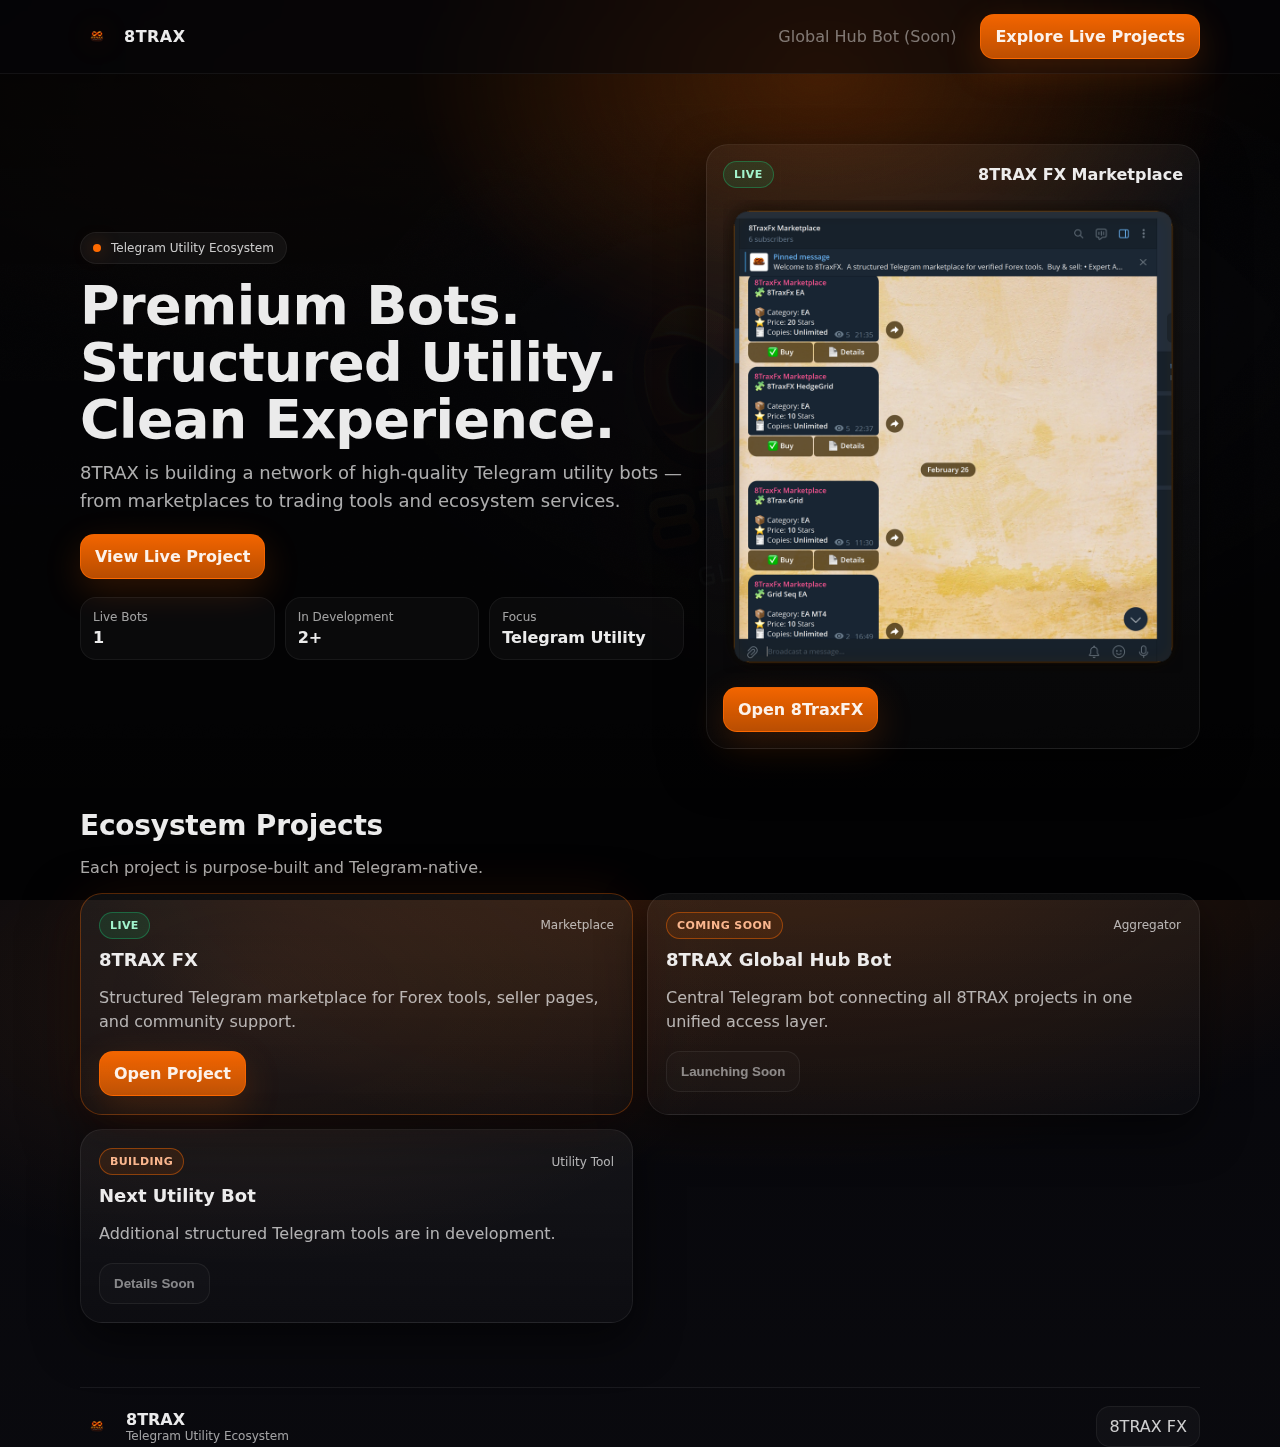
<file: index.html>
<!doctype html>
<html lang="en">
<head>
  <meta charset="utf-8" />
  <meta name="viewport" content="width=device-width, initial-scale=1" />

  <title>8TRAX — Telegram Utility Bot Ecosystem</title>
  <meta name="description" content="8TRAX is a growing ecosystem of premium Telegram utility bots. Explore live products and upcoming launches." />

  <meta property="og:title" content="8TRAX — Telegram Bot Ecosystem" />
  <meta property="og:description" content="Live Telegram utility bots and premium marketplace tools." />
  <meta property="og:type" content="website" />
  <meta property="og:image" content="/assets/img/logo-8trax.png" />

  <link rel="icon" href="/assets/img/logo-8trax.png" />
  <link rel="stylesheet" href="/assets/css/styles.css" />
</head>

<body>

  <!-- Background with watermark -->
  <div class="bg">
    <div class="bg__grid"></div>
    <div class="bg__glow"></div>
    <div class="bg__mark" aria-hidden="true"></div>
    <div class="bg__mask" aria-hidden="true"></div>
    <div class="bg__noise"></div>
  </div>

  <header class="topbar">
    <div class="container topbar__inner">
      <a class="brand" href="/">
        <img class="brand__logo" src="/assets/img/logo-8trax.png" alt="8TRAX" />
        <span class="brand__text">8TRAX</span>
      </a>

      <nav class="nav">
        <a class="nav__link is-disabled">Global Hub Bot (Soon)</a>
        <a class="btn btn--primary" href="/8traxfx/">Explore Live Projects</a>
      </nav>
    </div>
  </header>

  <main class="container">

    <!-- HERO -->
    <section class="hero">
      <div class="hero__left">
        <div class="pill">
          <span class="dot dot--orange"></span>
          <span>Telegram Utility Ecosystem</span>
        </div>

        <h1 class="h1">Premium Bots. Structured Utility. Clean Experience.</h1>

        <p class="lead">
          8TRAX is building a network of high-quality Telegram utility bots —
          from marketplaces to trading tools and ecosystem services.
        </p>

        <div class="hero__cta">
          <a class="btn btn--primary" href="/8traxfx/">View Live Project</a>
        </div>

        <div class="miniStats">
          <div class="miniStat">
            <div class="miniStat__k">Live Bots</div>
            <div class="miniStat__v">1</div>
          </div>
          <div class="miniStat">
            <div class="miniStat__k">In Development</div>
            <div class="miniStat__v">2+</div>
          </div>
          <div class="miniStat">
            <div class="miniStat__k">Focus</div>
            <div class="miniStat__v">Telegram Utility</div>
          </div>
        </div>
      </div>

      <!-- HERO RIGHT PREVIEW -->
      <div class="hero__right">
        <div class="panel">
          <div class="panel__top">
            <span class="badge badge--live">LIVE</span>
            <span class="panel__title">8TRAX FX Marketplace</span>
          </div>

          <img
            src="/assets/img/live/8traxfx_live_market_mock.png"
            alt="8TraxFX Live Preview"
            loading="lazy"
          />

          <div class="panel__cta">
            <a class="btn btn--primary" href="/8traxfx/">Open 8TraxFX</a>
          </div>
        </div>
      </div>
    </section>

    <!-- PROJECTS GRID -->
    <section class="section">
      <div class="section__head">
        <h2 class="h2">Ecosystem Projects</h2>
        <p class="muted">Each project is purpose-built and Telegram-native.</p>
      </div>

      <div class="cards">

        <!-- 8TRAX FX -->
        <article class="card card--glow">
          <div class="card__top">
            <span class="badge badge--live">LIVE</span>
            <span class="card__tag">Marketplace</span>
          </div>

          <h3 class="h3">8TRAX FX</h3>
          <p class="card__desc">
            Structured Telegram marketplace for Forex tools,
            seller pages, and community support.
          </p>

          <div class="card__cta">
            <a class="btn btn--primary" href="/8traxfx/">Open Project</a>
          </div>
        </article>

        <!-- GLOBAL HUB BOT -->
        <article class="card">
          <div class="card__top">
            <span class="badge badge--soon">COMING SOON</span>
            <span class="card__tag">Aggregator</span>
          </div>

          <h3 class="h3">8TRAX Global Hub Bot</h3>
          <p class="card__desc">
            Central Telegram bot connecting all 8TRAX projects
            in one unified access layer.
          </p>

          <div class="card__cta">
            <button class="btn btn--ghost is-disabled">Launching Soon</button>
          </div>
        </article>

        <!-- FUTURE PROJECT -->
        <article class="card">
          <div class="card__top">
            <span class="badge badge--soon">BUILDING</span>
            <span class="card__tag">Utility Tool</span>
          </div>

          <h3 class="h3">Next Utility Bot</h3>
          <p class="card__desc">
            Additional structured Telegram tools are in development.
          </p>

          <div class="card__cta">
            <button class="btn btn--ghost is-disabled">Details Soon</button>
          </div>
        </article>

      </div>
    </section>

    <footer class="footer">
      <div class="footer__left">
        <img class="footer__logo" src="/assets/img/logo-8trax.png" alt="8TRAX" />
        <div>
          <div class="footer__brand">8TRAX</div>
          <div class="footer__muted">Telegram Utility Ecosystem</div>
        </div>
      </div>

      <div class="footer__right">
        <a class="footer__link" href="/8traxfx/">8TRAX FX</a>
      </div>
    </footer>

  </main>

</body>
</html>
</file>
<file: assets/css/styles.css>
/* 8TRAX Premium Dark + Neon Orange UI
   Mobile-first, Cloudflare Pages ready
*/
:root{
  --bg0:#07070B;
  --bg1:#0B0B10;
  --card:#11111A;
  --card2:#0F0F16;
  --line:rgba(255,255,255,.08);
  --text:rgba(255,255,255,.92);
  --muted:rgba(255,255,255,.68);

  --orange:#FF6A00;
  --orange2:#FF8C42;

  --green:#18D27A;

  --shadow: 0 18px 45px rgba(0,0,0,.55);
  --radius: 18px;
  --radius2: 22px;

  --max: 1120px;

  --font: ui-sans-serif, system-ui, -apple-system, Segoe UI, Roboto, Inter, Arial, "Apple Color Emoji", "Segoe UI Emoji";
}

*{box-sizing:border-box}
html,body{height:100%}
body{
  margin:0;
  font-family:var(--font);
  color:var(--text);
  background: radial-gradient(1200px 600px at 60% -10%, rgba(255,106,0,.20), transparent 60%),
              radial-gradient(900px 500px at 20% 10%, rgba(255,140,66,.10), transparent 55%),
              linear-gradient(180deg, var(--bg0), var(--bg1));
  overflow-x:hidden;
}

a{color:inherit;text-decoration:none}
img{max-width:100%;display:block}

.container{
  width:min(var(--max), calc(100% - 40px));
  margin:0 auto;
}

.bg{
  position:fixed;
  inset:0;
  pointer-events:none;
  z-index:-1;
}
.bg__grid{
  position:absolute; inset:0;
  background:
    linear-gradient(to right, rgba(255,255,255,.035) 1px, transparent 1px),
    linear-gradient(to bottom, rgba(255,255,255,.03) 1px, transparent 1px);
  background-size: 52px 52px;
  opacity:.22;
  mask-image: radial-gradient(500px 350px at 60% 20%, rgba(0,0,0,1), transparent 70%);
}
.bg__glow{
  position:absolute; inset:-20%;
  background: radial-gradient(700px 500px at 60% 20%, rgba(255,106,0,.25), transparent 60%);
  filter: blur(10px);
  opacity:.9;
}
.bg--fx .bg__glow{
  background: radial-gradient(700px 500px at 55% 15%, rgba(255,106,0,.20), transparent 60%);
}
.bg__noise{
  position:absolute; inset:0;
  background-image:url("data:image/svg+xml,%3Csvg xmlns='http://www.w3.org/2000/svg' width='260' height='260'%3E%3Cfilter id='n'%3E%3CfeTurbulence type='fractalNoise' baseFrequency='.8' numOctaves='3' stitchTiles='stitch'/%3E%3C/filter%3E%3Crect width='260' height='260' filter='url(%23n)' opacity='.14'/%3E%3C/svg%3E");
  opacity:.14;
  mix-blend-mode:overlay;
}

/* Topbar */
.topbar{
  position:sticky;
  top:0;
  z-index:10;
  backdrop-filter: blur(10px);
  background: rgba(6,6,10,.55);
  border-bottom:1px solid rgba(255,255,255,.06);
}
.topbar__inner{
  display:flex;
  align-items:center;
  justify-content:space-between;
  padding:14px 0;
}
.brand{
  display:flex;
  align-items:center;
  gap:10px;
}
.brand__logo{
  width:34px; height:34px;
  object-fit:contain;
  filter: drop-shadow(0 0 14px rgba(255,106,0,.18));
}
.brand__text{
  font-weight:800;
  letter-spacing:.5px;
}
.accent{color:var(--orange)}

/* Nav */
.nav{
  display:flex;
  align-items:center;
  gap:14px;
}
.nav__link{
  padding:10px 10px;
  border-radius:12px;
  color:rgba(255,255,255,.80);
}
.nav__link:hover{
  background:rgba(255,255,255,.06);
}
.is-disabled{
  opacity:.55;
  cursor:not-allowed;
}
.navbtn{
  display:none;
  background:transparent;
  border:0;
  padding:10px;
  border-radius:14px;
  cursor:pointer;
}
.navbtn span{
  display:block;
  width:22px;height:2px;
  background:rgba(255,255,255,.85);
  margin:5px 0;
  border-radius:2px;
}

/* Hero */
.hero{
  padding:46px 0 20px;
  display:grid;
  gap:22px;
}
.hero__left{max-width:620px}
.h1{
  margin:14px 0 10px;
  font-size: clamp(30px, 4.8vw, 54px);
  line-height:1.05;
  letter-spacing:-.6px;
}
.lead{
  margin:0;
  font-size: clamp(15px, 2vw, 18px);
  line-height:1.6;
  color:var(--muted);
}
.hero__cta{
  display:flex;
  gap:12px;
  flex-wrap:wrap;
  margin-top:18px;
}
.hero__meta{
  display:flex;
  gap:16px;
  margin-top:18px;
  flex-wrap:wrap;
}
.meta{
  padding:12px 14px;
  background:rgba(255,255,255,.05);
  border:1px solid rgba(255,255,255,.06);
  border-radius:16px;
  display:flex;
  gap:10px;
  align-items:center;
}
.meta__k{color:rgba(255,255,255,.55); font-size:12px}
.meta__v{font-weight:700; font-size:13px}

/* Orb visual area */
.hero__right{min-height:320px}
.orb{
  position:relative;
  border-radius:var(--radius2);
  padding:18px;
  background: linear-gradient(180deg, rgba(255,255,255,.05), rgba(255,255,255,.02));
  border:1px solid rgba(255,255,255,.06);
  box-shadow: var(--shadow);
  overflow:hidden;
}
.orb__ring{
  position:absolute;
  width:420px; height:420px;
  left:50%; top:-140px;
  transform:translateX(-50%);
  border-radius:50%;
  border:1px solid rgba(255,255,255,.07);
  box-shadow: 0 0 80px rgba(255,106,0,.18);
  animation: breathe 4.5s ease-in-out infinite;
}
@keyframes breathe{
  0%,100%{transform:translateX(-50%) scale(1); opacity:.75}
  50%{transform:translateX(-50%) scale(1.04); opacity:.92}
}
.orb__card{
  position:relative;
  background:rgba(10,10,14,.55);
  border:1px solid rgba(255,255,255,.07);
  border-radius:18px;
  padding:16px;
  margin-top:120px;
}
.orb__card--alt{margin-top:14px; opacity:.96}
.orb__head{display:flex; align-items:center; gap:10px}
.orb__title{font-weight:800}
.orb__text{margin:10px 0 0; color:var(--muted); line-height:1.5}
.orb__actions{display:flex; gap:10px; margin-top:14px; flex-wrap:wrap}

/* Sections */
.section{padding:34px 0}
.section__head{margin-bottom:16px}
.h2{
  margin:0;
  font-size: clamp(20px, 3vw, 28px);
  letter-spacing:-.2px;
}
.h3{
  margin:10px 0 8px;
  font-size:18px;
}
.muted{color:var(--muted)}
.tiny{font-size:12px}

/* Pills & badges */
.pill{
  display:inline-flex;
  gap:10px;
  align-items:center;
  padding:8px 12px;
  border-radius:999px;
  background:rgba(255,255,255,.05);
  border:1px solid rgba(255,255,255,.06);
  font-size:12px;
  color:rgba(255,255,255,.78);
}
.dot{
  width:8px;height:8px;border-radius:50%;
  box-shadow:0 0 18px rgba(255,255,255,.25);
}
.dot--orange{background:var(--orange); box-shadow:0 0 18px rgba(255,106,0,.5)}
.dot--green{background:var(--green); box-shadow:0 0 18px rgba(24,210,122,.5)}

.badge{
  display:inline-flex;
  align-items:center;
  padding:6px 10px;
  border-radius:999px;
  font-size:11px;
  font-weight:800;
  letter-spacing:.4px;
  border:1px solid rgba(255,255,255,.10);
}
.badge--live{
  background: rgba(24,210,122,.12);
  border-color: rgba(24,210,122,.35);
  color: rgba(170,255,215,.95);
}
.badge--soon{
  background: rgba(255,106,0,.10);
  border-color: rgba(255,106,0,.45);
  color: rgba(255,186,145,.98);
  animation: pulse 1.6s ease-in-out infinite;
}
@keyframes pulse{
  0%,100%{box-shadow:0 0 0 rgba(255,106,0,0)}
  50%{box-shadow:0 0 26px rgba(255,106,0,.24)}
}

/* Buttons */
.btn{
  display:inline-flex;
  align-items:center;
  justify-content:center;
  gap:10px;
  border-radius:14px;
  padding:12px 14px;
  border:1px solid rgba(255,255,255,.12);
  background: rgba(255,255,255,.04);
  color:rgba(255,255,255,.92);
  font-weight:800;
  cursor:pointer;
  transition: transform .12s ease, border-color .12s ease, background .12s ease;
  user-select:none;
}
.btn:hover{transform: translateY(-1px); background:rgba(255,255,255,.06)}
.btn:active{transform: translateY(0px)}
.btn--primary{
  background: linear-gradient(180deg, rgba(255,106,0,.95), rgba(255,106,0,.72));
  border-color: rgba(255,106,0,.75);
  box-shadow: 0 12px 36px rgba(255,106,0,.18);
}
.btn--primary:hover{background: linear-gradient(180deg, rgba(255,106,0,1), rgba(255,106,0,.78))}
.btn--ghost{
  background: rgba(255,255,255,.03);
}
.btn--sm{padding:10px 12px; border-radius:12px; font-size:13px}

/* Cards */
.cards{
  display:grid;
  gap:14px;
}
.card{
  border-radius:var(--radius2);
  padding:18px;
  background: linear-gradient(180deg, rgba(255,255,255,.05), rgba(255,255,255,.02));
  border:1px solid rgba(255,255,255,.07);
  box-shadow: var(--shadow);
}
.card--glow{
  border-color: rgba(255,106,0,.32);
  box-shadow: 0 18px 55px rgba(0,0,0,.55), 0 0 60px rgba(255,106,0,.09);
}
.card__top{
  display:flex;
  gap:10px;
  align-items:center;
  justify-content:space-between;
  margin-bottom:8px;
}
.card__tag{
  font-size:12px;
  color:rgba(255,255,255,.68);
}
.card__desc{color:var(--muted); line-height:1.55}
.card__cta{display:flex; gap:12px; flex-wrap:wrap; margin-top:14px}

.list{
  margin:12px 0 0;
  padding-left:18px;
  color:rgba(255,255,255,.75);
}
.list li{margin:8px 0}

/* Steps */
.steps{
  display:grid;
  gap:12px;
}
.step{
  display:flex;
  gap:12px;
  align-items:flex-start;
  padding:14px;
  border-radius:18px;
  border:1px solid rgba(255,255,255,.06);
  background: rgba(255,255,255,.03);
}
.step__num{
  width:34px;height:34px;
  border-radius:12px;
  display:grid; place-items:center;
  font-weight:900;
  color:rgba(255,255,255,.95);
  background: rgba(255,106,0,.14);
  border:1px solid rgba(255,106,0,.35);
}
.step__title{font-weight:900}
.step__text{color:var(--muted); margin-top:4px}

/* CTA block */
.section--cta{padding-top:10px}
.ctaBlock{
  display:flex;
  flex-direction:column;
  gap:14px;
  padding:18px;
  border-radius:var(--radius2);
  border:1px solid rgba(255,106,0,.25);
  background: radial-gradient(600px 220px at 20% 20%, rgba(255,106,0,.12), transparent 60%),
              linear-gradient(180deg, rgba(255,255,255,.04), rgba(255,255,255,.02));
  box-shadow: var(--shadow);
}
.ctaBlock__actions{display:flex; gap:12px; flex-wrap:wrap}

/* FX specific panel */
.hero--fx{padding-top:40px}
.panel{
  border-radius:var(--radius2);
  border:1px solid rgba(255,255,255,.07);
  background: linear-gradient(180deg, rgba(255,255,255,.05), rgba(255,255,255,.02));
  padding:16px;
  box-shadow: var(--shadow);
}
.panel__top{
  display:flex;
  gap:10px;
  align-items:center;
  justify-content:space-between;
  margin-bottom:12px;
}
.panel__title{font-weight:900}
.panel__cta{display:flex; gap:10px; flex-wrap:wrap; margin-top:14px}

.toolGrid{
  display:grid;
  grid-template-columns:1fr 1fr;
  gap:10px;
}
.toolCard{
  display:flex;
  gap:12px;
  align-items:center;
  border-radius:16px;
  padding:12px;
  border:1px solid rgba(255,255,255,.06);
  background: rgba(10,10,14,.45);
}
.toolCard__icon{
  width:44px;height:44px;
  border-radius:14px;
  display:grid; place-items:center;
  font-weight:900;
  background: rgba(255,106,0,.14);
  border:1px solid rgba(255,106,0,.35);
}
.toolCard__name{font-weight:900}
.toolCard__sub{font-size:12px}

.featureGrid{
  display:grid;
  gap:12px;
}
.feature{
  padding:14px;
  border-radius:18px;
  border:1px solid rgba(255,255,255,.06);
  background: rgba(255,255,255,.03);
}
.feature__icon{
  width:34px;height:34px;
  border-radius:12px;
  display:grid; place-items:center;
  background: rgba(255,106,0,.14);
  border:1px solid rgba(255,106,0,.35);
  font-weight:900;
  margin-bottom:10px;
}
.feature__title{font-weight:900}
.feature__text{margin-top:4px; line-height:1.5}

.miniStats{
  margin-top:18px;
  display:grid;
  grid-template-columns:1fr 1fr 1fr;
  gap:10px;
}
.miniStat{
  padding:12px;
  border-radius:16px;
  border:1px solid rgba(255,255,255,.06);
  background: rgba(255,255,255,.03);
}
.miniStat__k{font-size:12px; color:rgba(255,255,255,.62)}
.miniStat__v{font-size:16px; font-weight:900; margin-top:4px}

/* Footer */
.footer{
  margin:30px 0 24px;
  padding-top:18px;
  border-top:1px solid rgba(255,255,255,.07);
  display:flex;
  gap:18px;
  flex-direction:column;
}
.footer__left{display:flex; gap:12px; align-items:center}
.footer__logo{width:34px;height:34px; object-fit:contain}
.footer__brand{font-weight:900}
.footer__muted{color:rgba(255,255,255,.62); font-size:12px}
.footer__right{display:flex; gap:12px; flex-wrap:wrap}
.footer__link{
  padding:10px 12px;
  border-radius:14px;
  border:1px solid rgba(255,255,255,.06);
  background: rgba(255,255,255,.03);
  color:rgba(255,255,255,.80);
}
.footer__link:hover{background:rgba(255,255,255,.05)}

/* Toast */
.toast{
  position:fixed;
  left:50%;
  bottom:18px;
  transform:translateX(-50%);
  background: rgba(15,15,22,.92);
  border:1px solid rgba(255,255,255,.10);
  box-shadow: var(--shadow);
  padding:12px 14px;
  border-radius:16px;
  max-width:min(520px, calc(100% - 24px));
  color:rgba(255,255,255,.88);
  opacity:0;
  pointer-events:none;
  transition: opacity .18s ease, transform .18s ease;
}
.toast.is-show{
  opacity:1;
  transform:translateX(-50%) translateY(-4px);
}

/* Desktop upgrades */
@media (min-width: 920px){
  .hero{
    grid-template-columns: 1.1fr .9fr;
    align-items:center;
    padding:70px 0 26px;
  }
  .cards{grid-template-columns:1fr 1fr}
  .steps{grid-template-columns:1fr 1fr 1fr 1fr}
  .featureGrid{grid-template-columns:1fr 1fr 1fr 1fr}
  .ctaBlock{flex-direction:row; align-items:center; justify-content:space-between}
  .footer{flex-direction:row; align-items:center; justify-content:space-between}
}

/* Mobile nav */
@media (max-width: 880px){
  .navbtn{display:inline-flex}
  .nav{
    position:fixed;
    top:64px;
    left:12px; right:12px;
    background: rgba(10,10,15,.94);
    border:1px solid rgba(255,255,255,.08);
    border-radius:18px;
    box-shadow: var(--shadow);
    padding:12px;
    display:none;
    flex-direction:column;
    align-items:stretch;
    gap:8px;
  }
  .nav.is-open{display:flex}
  .nav__link, .btn{width:100%}
  .miniStats{grid-template-columns:1fr; }
}

/* =========================
   Elite Icon Watermark Layer
   (rotate + gradient mask + subtle glow)
========================= */

.bg__mark{
  position:absolute;
  inset:0;
  pointer-events:none;
  z-index:-1;

  /* icon-only watermark */
  background-image: url("/assets/img/logo-8trax.png");
  background-repeat:no-repeat;
  background-size: 760px 760px;
  background-position: 72% 38%;

  /* faint + premium */
  opacity: 0.05;

  /* rotate the watermark */
  transform: rotate(-10deg);
  transform-origin: 72% 38%;

  /* subtle glow + clarity */
  filter:
    blur(0.6px)
    drop-shadow(0 0 46px rgba(255,106,0,.35))
    drop-shadow(0 0 120px rgba(255,106,0,.18));

  animation: markBreathe 6.5s ease-in-out infinite;
}

/* Gradient mask overlay to fade parts of the mark */
.bg__mask{
  position:absolute;
  inset:0;
  pointer-events:none;
  z-index:-1;

  /* This fades the watermark so it's not "flat" */
  background:
    radial-gradient(520px 420px at 70% 36%, rgba(0,0,0,0) 0%, rgba(0,0,0,.25) 55%, rgba(0,0,0,.55) 100%),
    linear-gradient(180deg, rgba(0,0,0,.55), rgba(0,0,0,.20) 35%, rgba(0,0,0,.70));
}

/* Slow breathing glow animation */
@keyframes markBreathe{
  0%, 100%{
    opacity: 0.045;
    filter:
      blur(0.6px)
      drop-shadow(0 0 40px rgba(255,106,0,.28))
      drop-shadow(0 0 100px rgba(255,106,0,.16));
  }
  50%{
    opacity: 0.06;
    filter:
      blur(0.6px)
      drop-shadow(0 0 58px rgba(255,106,0,.40))
      drop-shadow(0 0 150px rgba(255,106,0,.20));
  }
}

/* Responsive tuning */
@media (max-width: 900px){
  .bg__mark{
    background-size: 560px 560px;
    background-position: 70% 34%;
    transform-origin: 70% 34%;
    opacity: 0.045;
  }
}

@media (max-width: 600px){
  .bg__mark{
    background-size: 420px 420px;
    background-position: 62% 28%;
    transform-origin: 62% 28%;
    opacity: 0.04;
  }
}
</file>
